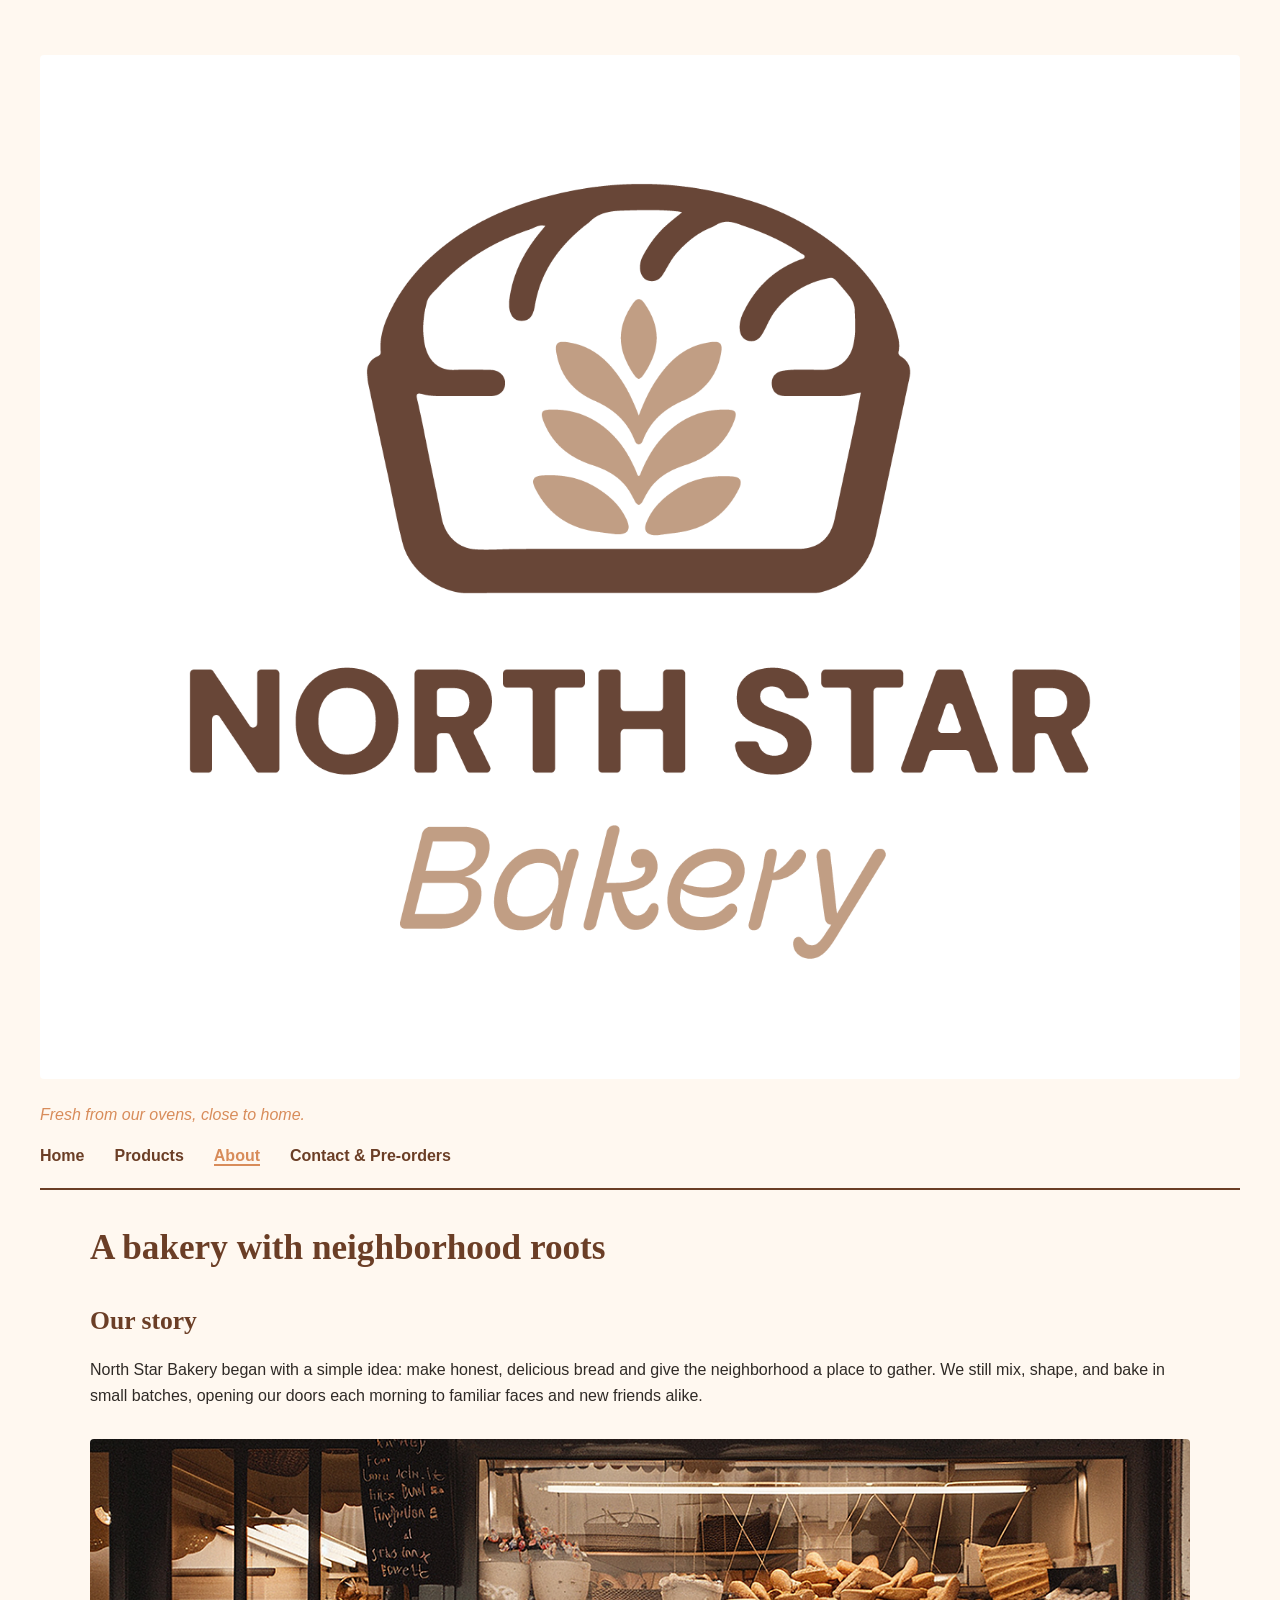
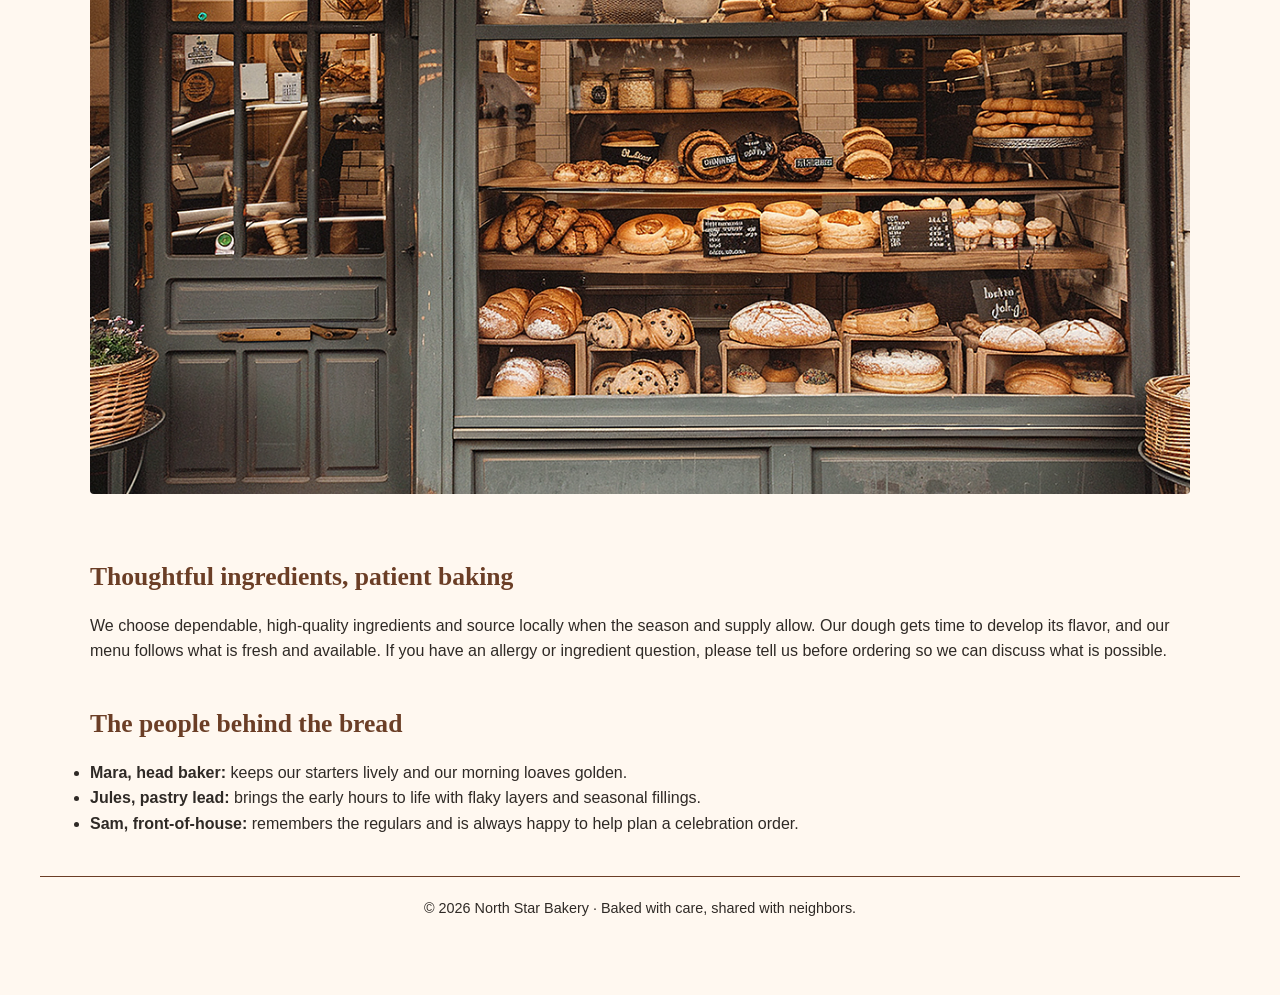
<file: about.html>
<!doctype html>
<html lang="en">
<head>
<meta charset="utf-8">
<meta name="viewport" content="width=device-width, initial-scale=1">
<title>Our Story | North Star Bakery</title>
<link rel="stylesheet" href="css/style.css">
</head>
<body>
<header>
<a href="index.html"><img src="images/bakery-logo.png" alt="North Star Bakery"></a>
<p>Fresh from our ovens, close to home.</p>
<nav aria-label="Main navigation">
<ul>
<li><a href="index.html">Home</a></li>
<li><a href="products.html">Products</a></li>
<li><a href="about.html" aria-current="page">About</a></li>
<li><a href="contact.html">Contact &amp; Pre-orders</a></li>
</ul>
</nav>
</header>
<main>
<h1>A bakery with neighborhood roots</h1>
<section>
<h2>Our story</h2>
<p>North Star Bakery began with a simple idea: make honest, delicious bread and give the neighborhood a place to gather. We still mix, shape, and bake in small batches, opening our doors each morning to familiar faces and new friends alike.</p>
<img src="images/bakery-storefront.png" alt="The North Star Bakery storefront on a neighborhood street">
</section>
<section>
<h2>Thoughtful ingredients, patient baking</h2>
<p>We choose dependable, high-quality ingredients and source locally when the season and supply allow. Our dough gets time to develop its flavor, and our menu follows what is fresh and available. If you have an allergy or ingredient question, please tell us before ordering so we can discuss what is possible.</p>
</section>
<section>
<h2>The people behind the bread</h2>
<ul>
<li><strong>Mara, head baker:</strong> keeps our starters lively and our morning loaves golden.</li>
<li><strong>Jules, pastry lead:</strong> brings the early hours to life with flaky layers and seasonal fillings.</li>
<li><strong>Sam, front-of-house:</strong> remembers the regulars and is always happy to help plan a celebration order.</li>
</ul>
</section>
</main>
<footer><p>&copy; 2026 North Star Bakery · Baked with care, shared with neighbors.</p></footer>
</body>
</html>
</file>
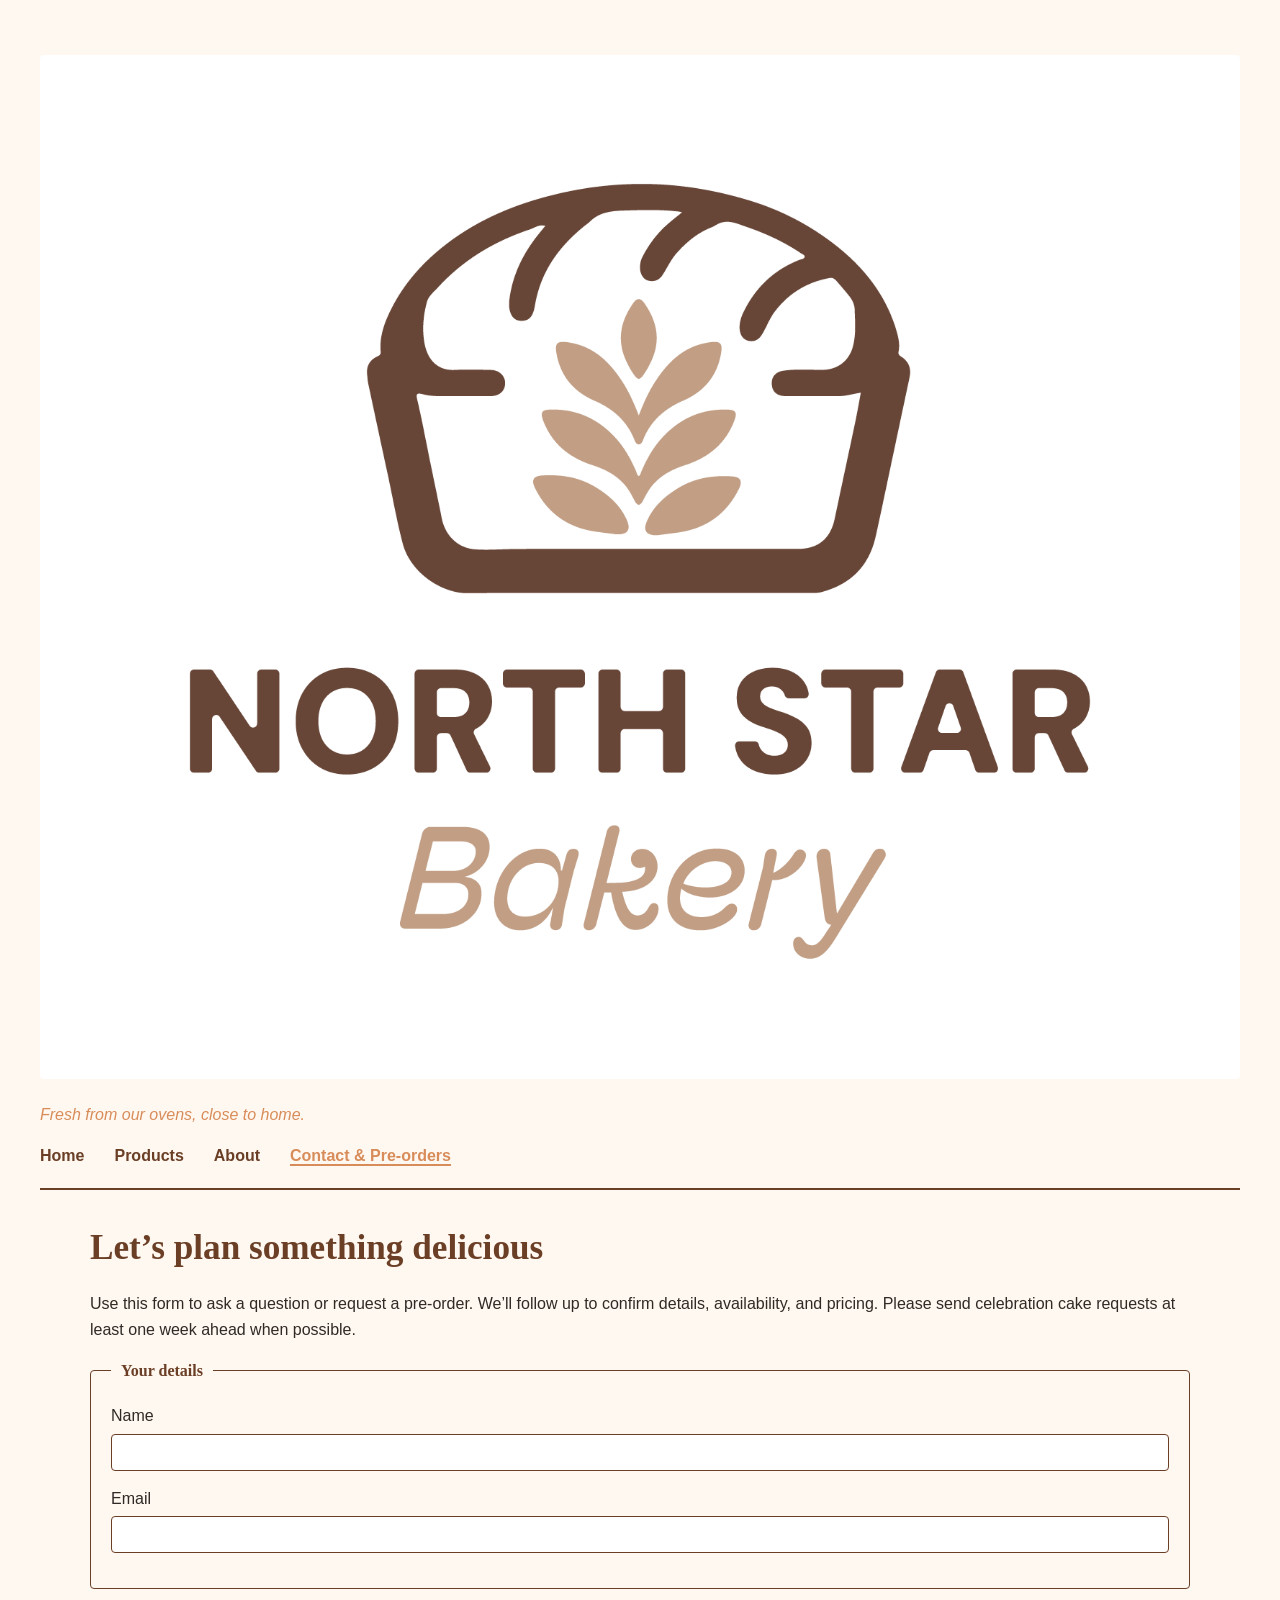
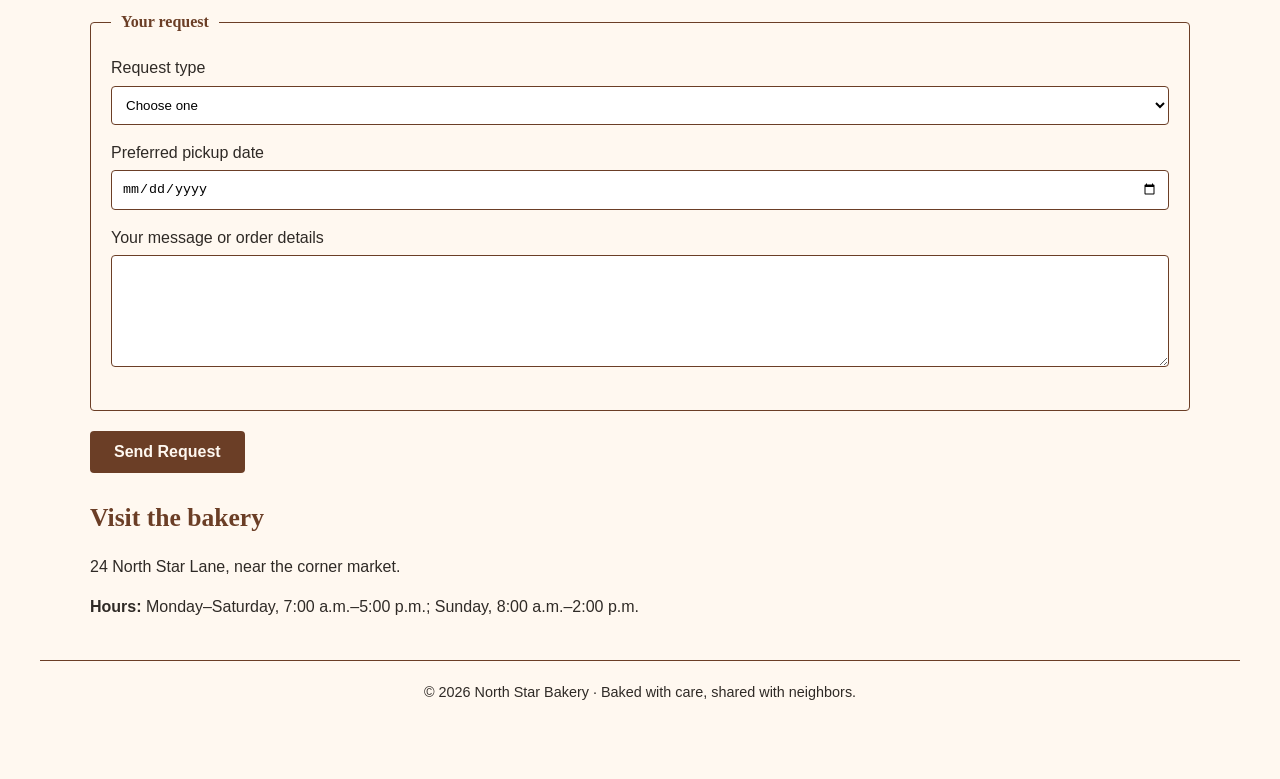
<file: contact.html>
<!doctype html>
<html lang="en">
<head>
<meta charset="utf-8">
<meta name="viewport" content="width=device-width, initial-scale=1">
<title>Contact &amp; Pre-orders | North Star Bakery</title>
<link rel="stylesheet" href="css/style.css">
<script src="js/main.js" defer></script>
</head>
<body>
<header>
<a href="index.html"><img src="images/bakery-logo.png" alt="North Star Bakery"></a>
<p>Fresh from our ovens, close to home.</p>
<nav aria-label="Main navigation">
<ul>
<li><a href="index.html">Home</a></li>
<li><a href="products.html">Products</a></li>
<li><a href="about.html">About</a></li>
<li><a href="contact.html" aria-current="page">Contact &amp; Pre-orders</a></li>
</ul>
</nav>
</header>
<main>
<h1>Let’s plan something delicious</h1>
<p>Use this form to ask a question or request a pre-order. We’ll follow up to confirm details, availability, and pricing. Please send celebration cake requests at least one week ahead when possible.</p>
<form action="#" method="post" id="contact-form">
<fieldset>
<legend>Your details</legend>
<p>
<label for="name">Name</label><br>
<input type="text" id="name" name="name" autocomplete="name" required>
</p>
<p>
<label for="email">Email</label><br>
<input type="email" id="email" name="email" autocomplete="email" required>
</p>
</fieldset>
<fieldset>
<legend>Your request</legend>
<p>
<label for="request-type">Request type</label><br>
<select id="request-type" name="request-type" required>
<option value="">Choose one</option>
<option value="pre-order">Pre-order</option>
<option value="general-question">General question</option>
</select>
</p>
<p>
<label for="pickup-date">Preferred pickup date</label><br>
<input type="date" id="pickup-date" name="pickup-date" required>
</p>
<p>
<label for="item-details">Your message or order details</label><br>
<textarea id="item-details" name="item-details" rows="6" cols="40" required></textarea></p>
</fieldset>
<p>
<button type="submit">Send Request</button>
</p>
<p id="form-feedback" aria-live="polite"></p>
</form>
<section>
<h2>Visit the bakery</h2>
<p>24 North Star Lane, near the corner market.</p>
<p><strong>Hours:</strong> Monday–Saturday, 7:00 a.m.–5:00 p.m.; Sunday, 8:00 a.m.–2:00 p.m.</p>
</section>
</main>
<footer><p>&copy; 2026 North Star Bakery · Baked with care, shared with neighbors.</p></footer>
</body>
</html>
</file>
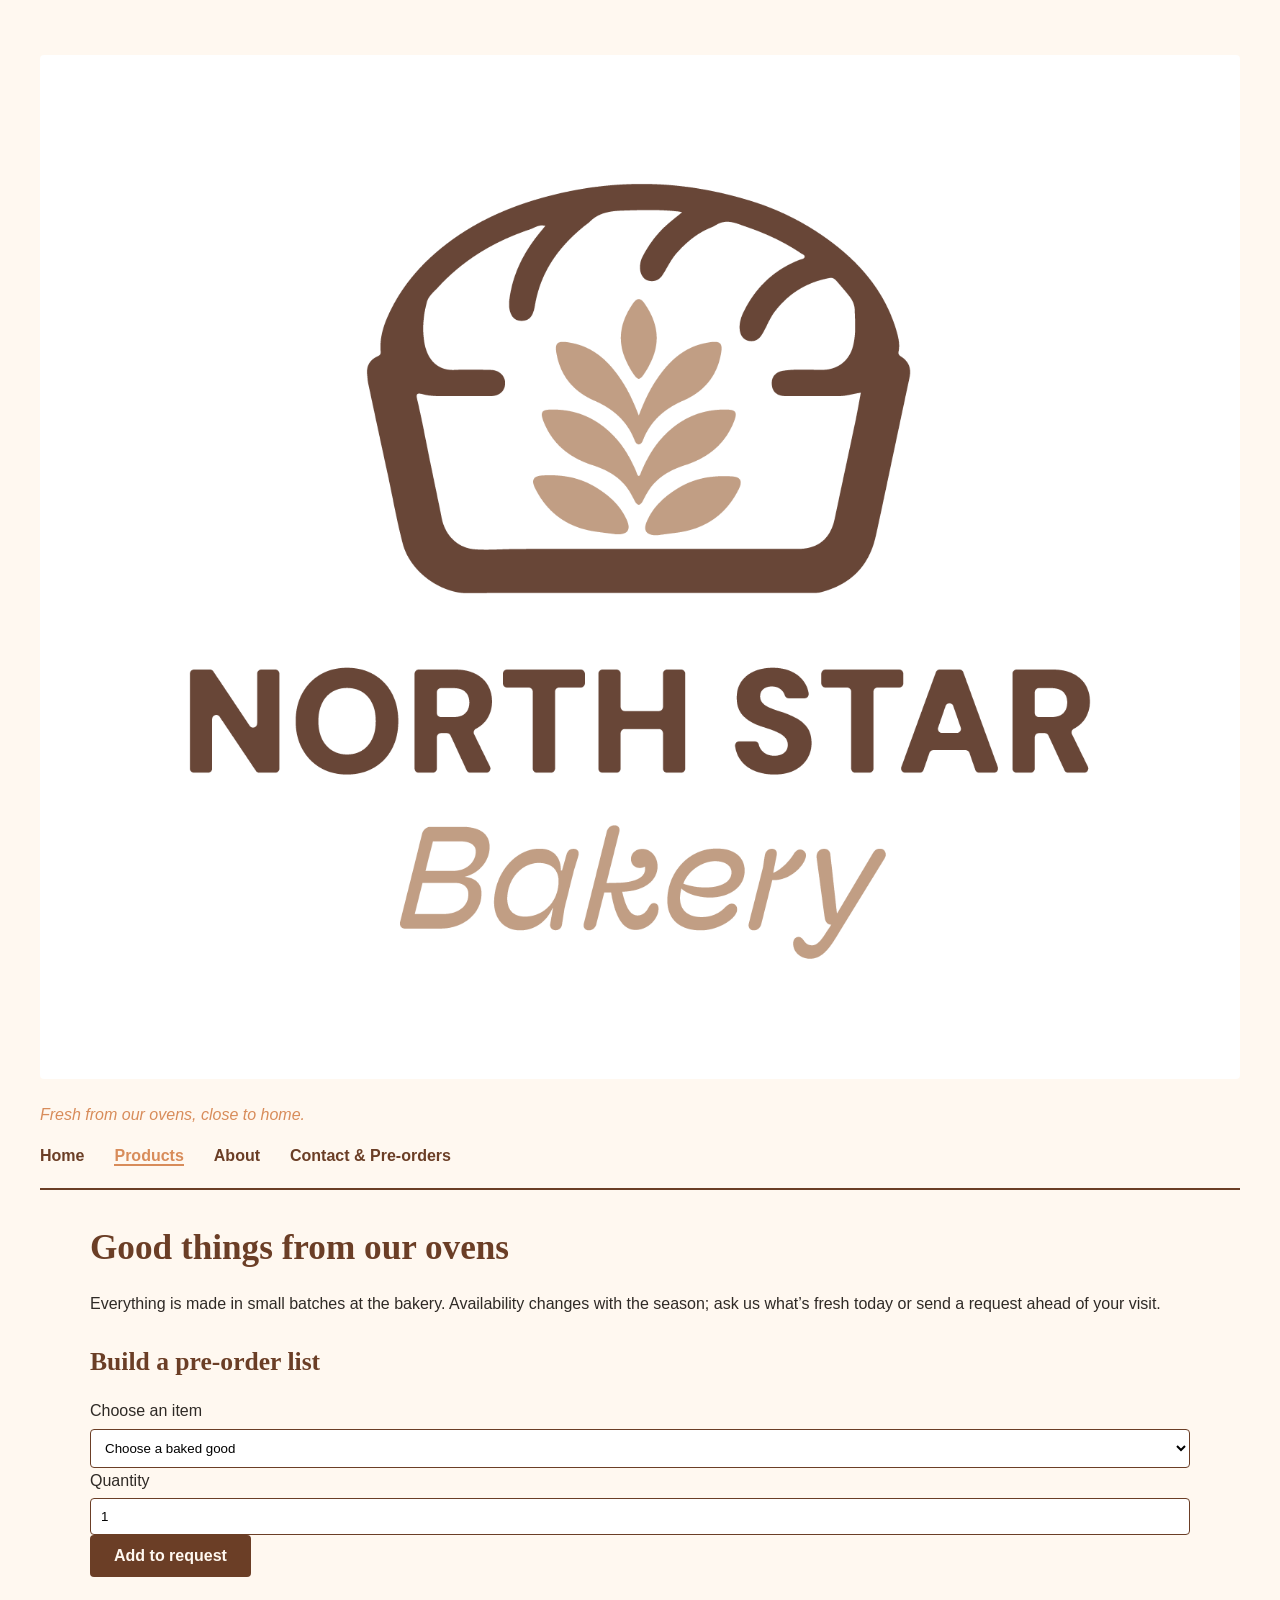
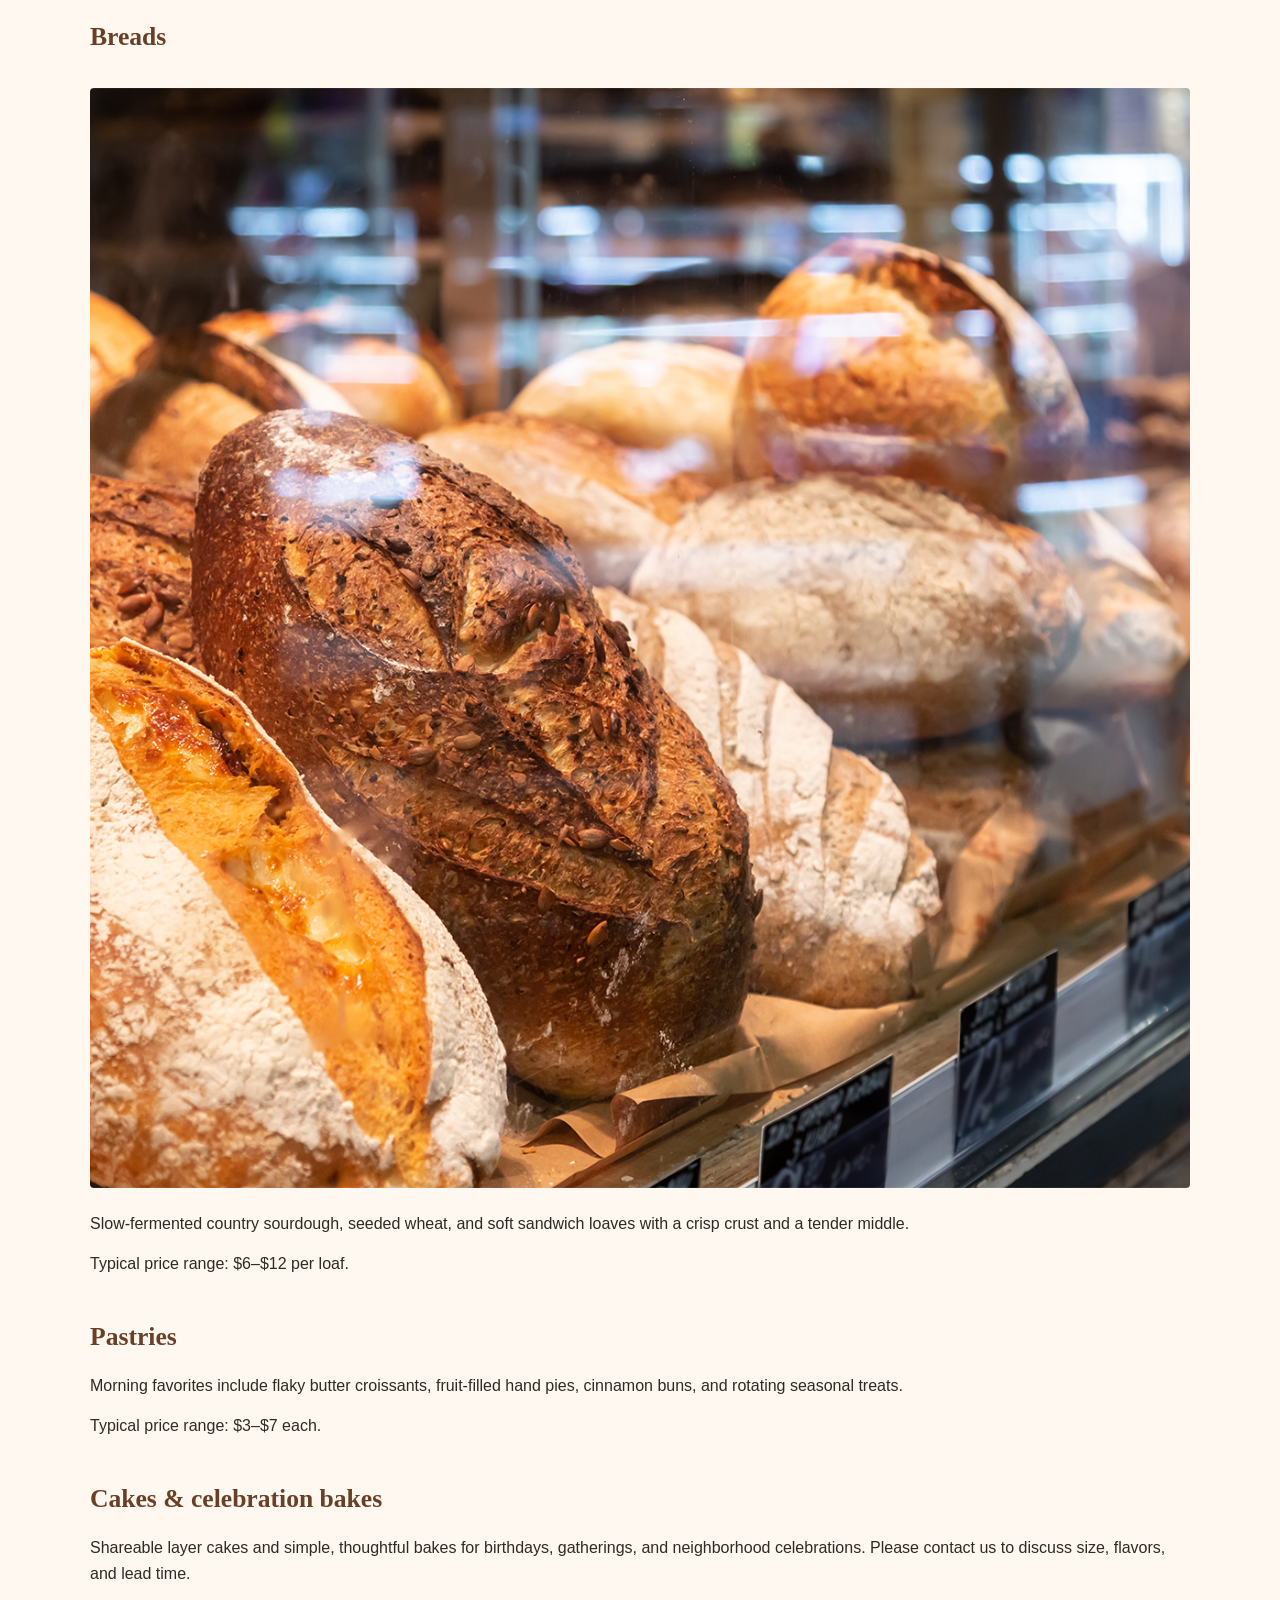
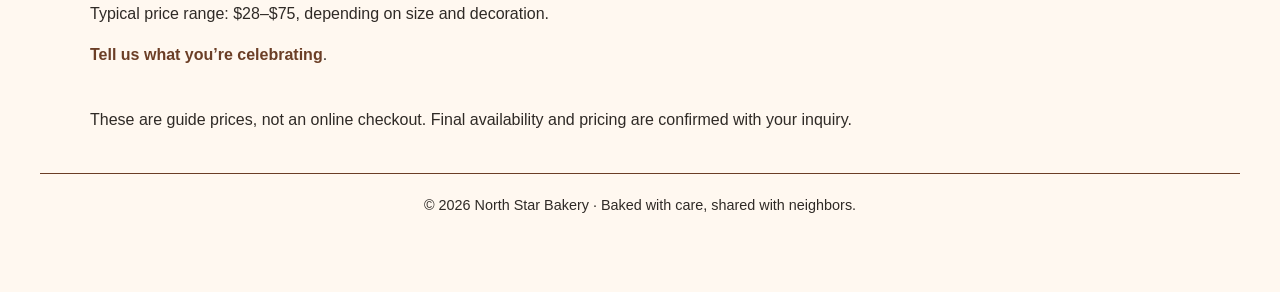
<file: products.html>
<!doctype html>
<html lang="en">
<head>
<meta charset="utf-8">
<meta name="viewport" content="width=device-width, initial-scale=1">
<title>Our Products | North Star Bakery</title>
<link rel="stylesheet" href="css/style.css">
<script src="js/main.js" defer></script>
</head>
<body>
<header>
<a href="index.html"><img src="images/bakery-logo.png" alt="North Star Bakery"></a>
<p>Fresh from our ovens, close to home.</p>
<nav aria-label="Main navigation">
<ul>
<li><a href="index.html">Home</a></li>
<li><a href="products.html" aria-current="page">Products</a></li>
<li><a href="about.html">About</a></li>
<li><a href="contact.html">Contact &amp; Pre-orders</a></li>
</ul>
</nav>
</header>
<main>
<h1>Good things from our ovens</h1>
<p>Everything is made in small batches at the bakery. Availability changes with the season; ask us what’s fresh today or send a request ahead of your visit.</p>
<section class="order-builder">
  <h2>Build a pre-order list</h2>

  <label for="product-choice">Choose an item</label>
  <select id="product-choice">
    <option value="">Choose a baked good</option>
    <option value="Country sourdough loaf">Country sourdough loaf</option>
    <option value="Seeded wheat loaf">Seeded wheat loaf</option>
    <option value="Soft sandwich loaf">Soft sandwich loaf</option>
    <option value="Butter croissant">Butter croissant</option>
    <option value="Fruit hand pie">Fruit hand pie</option>
    <option value="Cinnamon bun">Cinnamon bun</option>
    <option value="Celebration cake">Celebration cake</option>
  </select>

  <label for="product-quantity">Quantity</label>
  <input type="number" id="product-quantity" min="1" max="20" value="1">

  <button type="button" id="add-to-order">Add to request</button>
  <p id="order-feedback" aria-live="polite"></p>
  <ul id="order-list"></ul>
</section>
<section>
<h2>Breads</h2>
<img src="images/bakery-bread.png" alt="Freshly baked artisan breads ready to share">
<p>Slow-fermented country sourdough, seeded wheat, and soft sandwich loaves with a crisp crust and a tender middle.</p>
<p>Typical price range: $6–$12 per loaf.</p>
</section>
<section>
<h2>Pastries</h2>
<p>Morning favorites include flaky butter croissants, fruit-filled hand pies, cinnamon buns, and rotating seasonal treats.</p>
<p>Typical price range: $3–$7 each.</p>
</section>
<section>
<h2>Cakes &amp; celebration bakes</h2>
<p>Shareable layer cakes and simple, thoughtful bakes for birthdays, gatherings, and neighborhood celebrations. Please contact us to discuss size, flavors, and lead time.</p>
<p>Typical price range: $28–$75, depending on size and decoration.</p>
<p><a href="contact.html">Tell us what you’re celebrating</a>.</p>
</section>
<p>These are guide prices, not an online checkout. Final availability and pricing are confirmed with your inquiry.</p>
</main>
<footer><p>&copy; 2026 North Star Bakery · Baked with care, shared with neighbors.</p></footer>
</body>
</html>
</file>
<file: css/style.css>
/*1. GLOBAL VARIABLES & STYLES (2-4 Colors, Fonts)*/
:root {
    --bg-cream: #FFF8F0;
    --text-charcoal: #2F2A26;
    --primary-brown: #6B3E26;
    --accent-peach: #D88C5A;
    
    --font-heading: 'Georgia', serif;
    --font-body: 'Arial', sans-serif;
}

* {
    box-sizing: border-box;
    margin: 0;
    padding: 0;
}

body {
    background-color: var(--bg-cream);
    color: var(--text-charcoal);
    font-family: var(--font-body);
    line-height: 1.6;
    padding: 20px;
}

h1, h2, h3 {
    font-family: var(--font-heading);
    color: var(--primary-brown);
    margin-bottom: 15px;
}

h1 { font-size: 2.2rem; }
h2 { font-size: 1.6rem; margin-top: 25px; }
p { margin-bottom: 15px; }

a {
    color: var(--primary-brown);
    text-decoration: none;
    font-weight: bold;
}

a:hover {
    color: var(--accent-peach);
}

/*  2. LAYOUT STRUCTURE (Flexbox Foundations)
    */
header {
    border-bottom: 2px solid var(--primary-brown);
    padding-bottom: 20px;
    margin-bottom: 30px;
}

header p {
    font-style: italic;
    color: var(--accent-peach);
}

nav ul {
    list-style: none;
    display: flex;
    flex-direction: column; /* Stacks links vertically on small mobile screens */
    gap: 10px;
    margin-top: 15px;
}

nav a[aria-current="page"] {
    color: var(--accent-peach);
    border-bottom: 2px solid var(--accent-peach);
}

main {
   
    max-width: 1100px;
    margin: 0 auto;
}

section {
    margin-bottom: 40px;
}

img, video {
    max-width: 100%;
    height: auto;
    border-radius: 4px;
    margin: 15px 0;
}

/*3. COMPONENTS (Forms, Multimedia, Footer) */
fieldset {
    border: 1px solid var(--primary-brown);
    padding: 20px;
    margin-bottom: 20px;
    border-radius: 4px;
}

legend {
    font-family: var(--font-heading);
    font-weight: bold;
    color: var(--primary-brown);
    padding: 0 10px;
}

input, select, textarea {
    width: 100%;
    padding: 10px;
    margin-top: 5px;
    border: 1px solid var(--primary-brown);
    border-radius: 4px;
    background-color: #fff;
}

button {
    background-color: var(--primary-brown);
    color: var(--bg-cream);
    border: none;
    padding: 12px 24px;
    font-size: 1rem;
    font-weight: bold;
    cursor: pointer;
    border-radius: 4px;
    width: 100%;
}

button:hover {
    background-color: var(--accent-peach);
}

audio {
    width: 100%;
    margin-top: 10px;
}

footer {
    text-align: center;
    padding: 20px 0;
    margin-top: 40px;
    border-top: 1px solid var(--primary-brown);
    font-size: 0.9rem;
}

/*4. RESPONSIVE DESIGN (Media Query)
    */
@media (min-width: 800px) {
    body {
        padding: 40px;
    }

    /* Flips navigation items into a spacious row on tablet & desktop */
    nav ul {
        flex-direction: row;
        gap: 30px;
    }

    /* Form improvements on larger screens */
    button {
        width: auto;
    }
}
</file>
